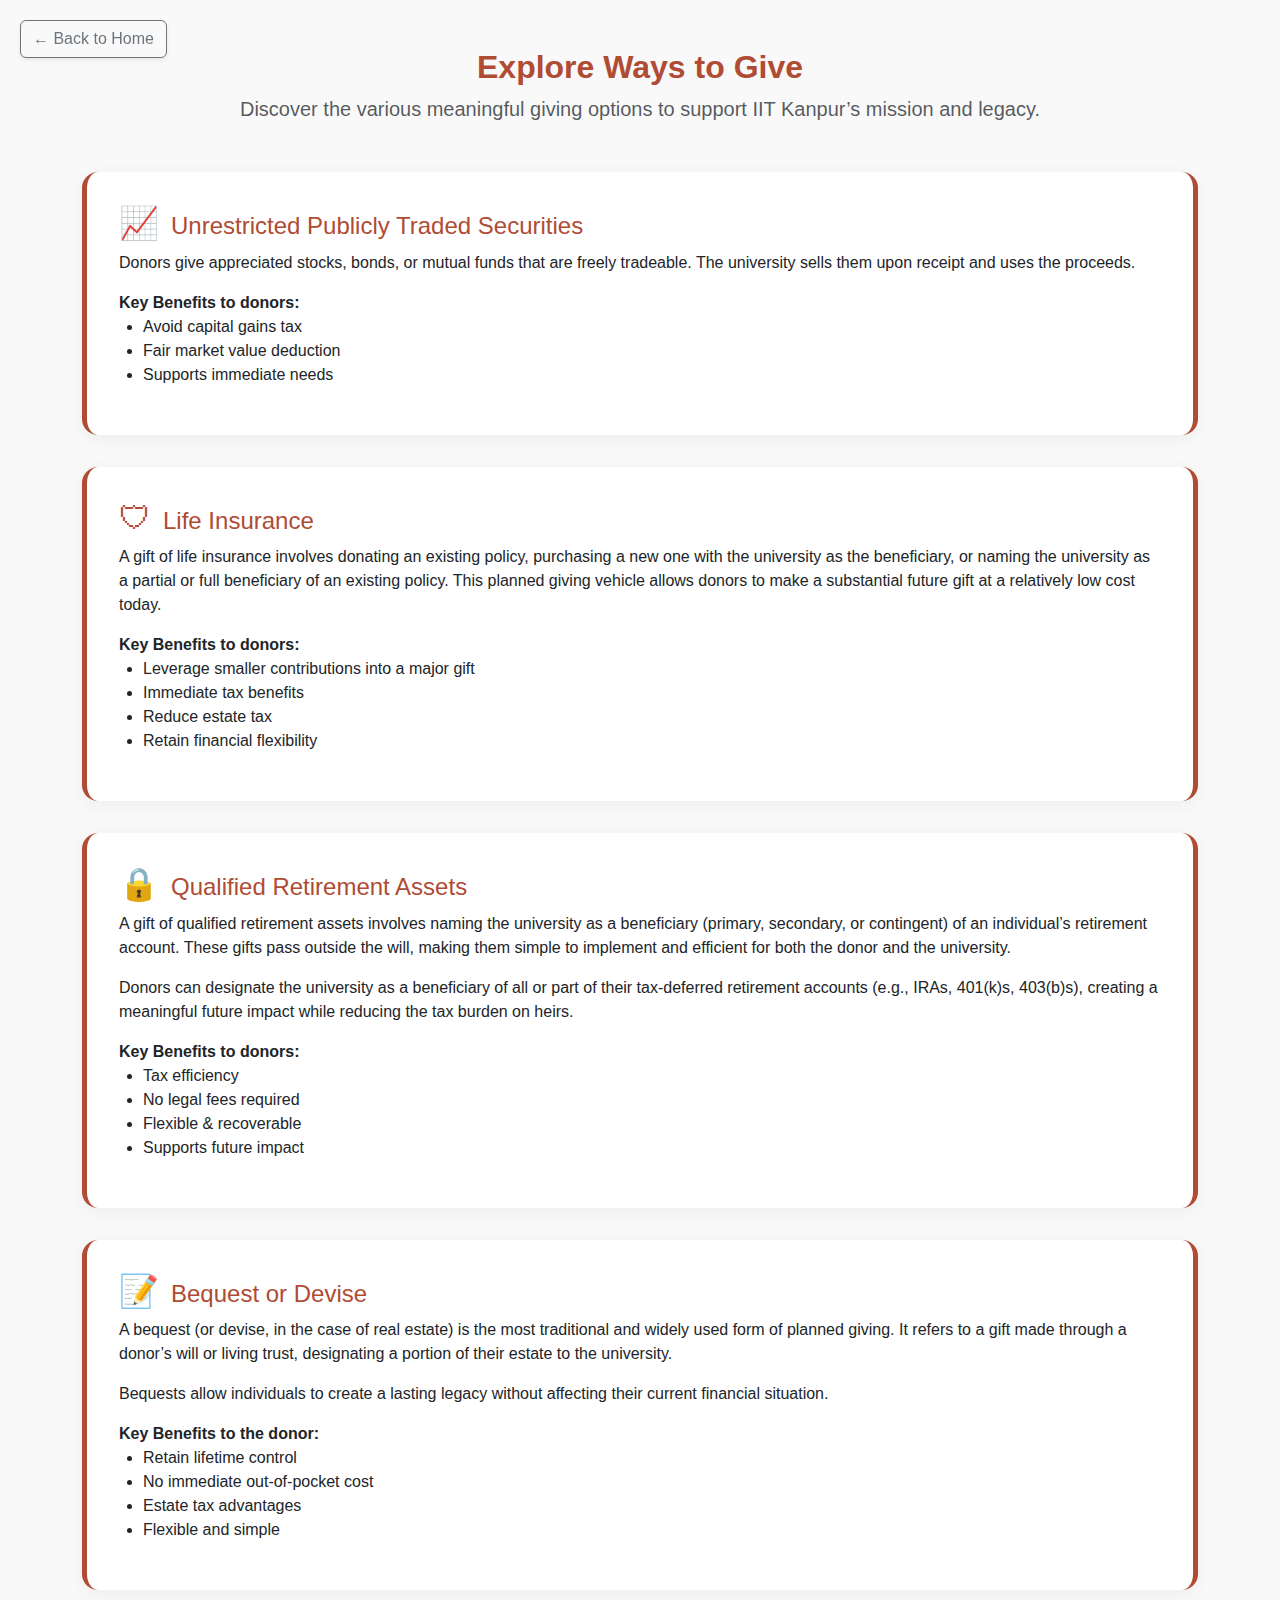
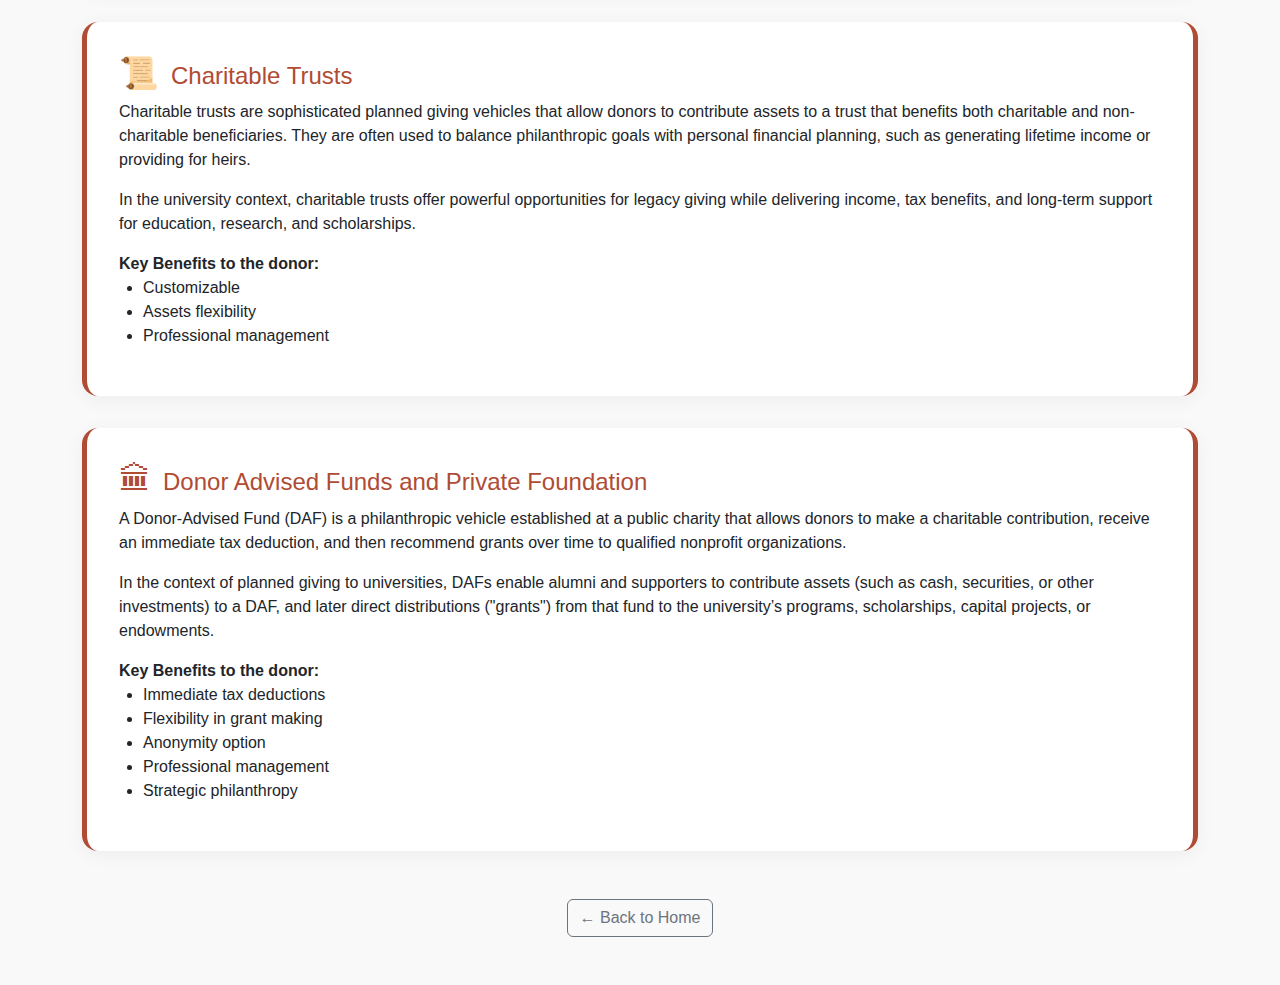
<file: way1.html>
<!DOCTYPE html>
<html lang="en">
<head>
  <meta charset="UTF-8">
  <title>Ways to Give – IIT Kanpur</title>
  <meta name="viewport" content="width=device-width, initial-scale=1" />
  <link href="https://cdn.jsdelivr.net/npm/bootstrap@5.3.2/dist/css/bootstrap.min.css" rel="stylesheet" />
  <style>
    body {
      font-family: 'Roboto', sans-serif;
      background-color: #f9f9f9;
    }
    h2, h4 {
      font-family: 'Raleway', sans-serif;
      color: #B04B34;
    }
    .give-section {
      background: #fff;
      border-left: 5px solid #B04B34;
      border-right: 5px solid #B04B34;
      padding: 2rem;
      border-radius: 16px;
      margin-bottom: 2rem;
      box-shadow: 0 4px 20px rgba(0, 0, 0, 0.05);
    }
    .give-icon {
      font-size: 2rem;
      margin-right: 12px;
      color: #B04B34;
    }
    ul {
      padding-left: 1.5rem;
    }
  </style>
</head>
<body>

  <div class="container py-5">
  
    <!-- Top Back Button -->
    <!-- Fixed Top Back Button -->
<div style="position: fixed; top: 20px; left: 20px; z-index: 9999;">
    <a href="index.html" class="btn btn-outline-secondary shadow-sm">← Back to Home</a>
  </div>
  

    <!-- Header -->
    <div class="text-center mb-5">
      <h2 class="fw-bold">Explore Ways to Give</h2>
      <p class="lead text-muted">Discover the various meaningful giving options to support IIT Kanpur’s mission and legacy.</p>
    </div>

    <!-- Unrestricted Publicly Traded Securities -->
    <div class="give-section">
      <h4><span class="give-icon">📈</span>Unrestricted Publicly Traded Securities</h4>
      <p>Donors give appreciated stocks, bonds, or mutual funds that are freely tradeable. The university sells them upon receipt and uses the proceeds.</p>
      <strong>Key Benefits to donors:</strong>
      <ul>
        <li>Avoid capital gains tax</li>
        <li>Fair market value deduction</li>
        <li>Supports immediate needs</li>
      </ul>
    </div>

    <!-- Life Insurance -->
    <div class="give-section">
      <h4><span class="give-icon">🛡</span>Life Insurance</h4>
      <p>A gift of life insurance involves donating an existing policy, purchasing a new one with the university as the beneficiary, or naming the university as a partial or full beneficiary of an existing policy. This planned giving vehicle allows donors to make a substantial future gift at a relatively low cost today.</p>
      <strong>Key Benefits to donors:</strong>
      <ul>
        <li>Leverage smaller contributions into a major gift</li>
        <li>Immediate tax benefits</li>
        <li>Reduce estate tax</li>
        <li>Retain financial flexibility</li>
      </ul>
    </div>

    <!-- Qualified Retirement Assets -->
    <div class="give-section">
      <h4><span class="give-icon">🔒</span>Qualified Retirement Assets</h4>
      <p>A gift of qualified retirement assets involves naming the university as a beneficiary (primary, secondary, or contingent) of an individual’s retirement account. These gifts pass outside the will, making them simple to implement and efficient for both the donor and the university.</p>
      <p>Donors can designate the university as a beneficiary of all or part of their tax-deferred retirement accounts (e.g., IRAs, 401(k)s, 403(b)s), creating a meaningful future impact while reducing the tax burden on heirs.</p>
      <strong>Key Benefits to donors:</strong>
      <ul>
        <li>Tax efficiency</li>
        <li>No legal fees required</li>
        <li>Flexible & recoverable</li>
        <li>Supports future impact</li>
      </ul>
    </div>

    <!-- Bequest or Devise -->
    <div class="give-section">
      <h4><span class="give-icon">📝</span>Bequest or Devise</h4>
      <p>A bequest (or devise, in the case of real estate) is the most traditional and widely used form of planned giving. It refers to a gift made through a donor’s will or living trust, designating a portion of their estate to the university.</p>
      <p>Bequests allow individuals to create a lasting legacy without affecting their current financial situation.</p>
      <strong>Key Benefits to the donor:</strong>
      <ul>
        <li>Retain lifetime control</li>
        <li>No immediate out-of-pocket cost</li>
        <li>Estate tax advantages</li>
        <li>Flexible and simple</li>
      </ul>
    </div>

    <!-- Charitable Trusts -->
    <div class="give-section">
      <h4><span class="give-icon">📜</span>Charitable Trusts</h4>
      <p>Charitable trusts are sophisticated planned giving vehicles that allow donors to contribute assets to a trust that benefits both charitable and non-charitable beneficiaries. They are often used to balance philanthropic goals with personal financial planning, such as generating lifetime income or providing for heirs.</p>
      <p>In the university context, charitable trusts offer powerful opportunities for legacy giving while delivering income, tax benefits, and long-term support for education, research, and scholarships.</p>
      <strong>Key Benefits to the donor:</strong>
      <ul>
        <li>Customizable</li>
        <li>Assets flexibility</li>
        <li>Professional management</li>
      </ul>
    </div>

    <!-- Donor Advised Funds and Private Foundation -->
    <div class="give-section">
      <h4><span class="give-icon">🏛</span>Donor Advised Funds and Private Foundation</h4>
      <p>A Donor-Advised Fund (DAF) is a philanthropic vehicle established at a public charity that allows donors to make a charitable contribution, receive an immediate tax deduction, and then recommend grants over time to qualified nonprofit organizations.</p>
      <p>In the context of planned giving to universities, DAFs enable alumni and supporters to contribute assets (such as cash, securities, or other investments) to a DAF, and later direct distributions ("grants") from that fund to the university’s programs, scholarships, capital projects, or endowments.</p>
      <strong>Key Benefits to the donor:</strong>
      <ul>
        <li>Immediate tax deductions</li>
        <li>Flexibility in grant making</li>
        <li>Anonymity option</li>
        <li>Professional management</li>
        <li>Strategic philanthropy</li>
      </ul>
    </div>

    <!-- Bottom Back Button -->
    <div class="text-center mt-5">
      <a href="index.html" class="btn btn-outline-secondary">← Back to Home</a>
    </div>
  </div>

</body>
</html>
</file>
